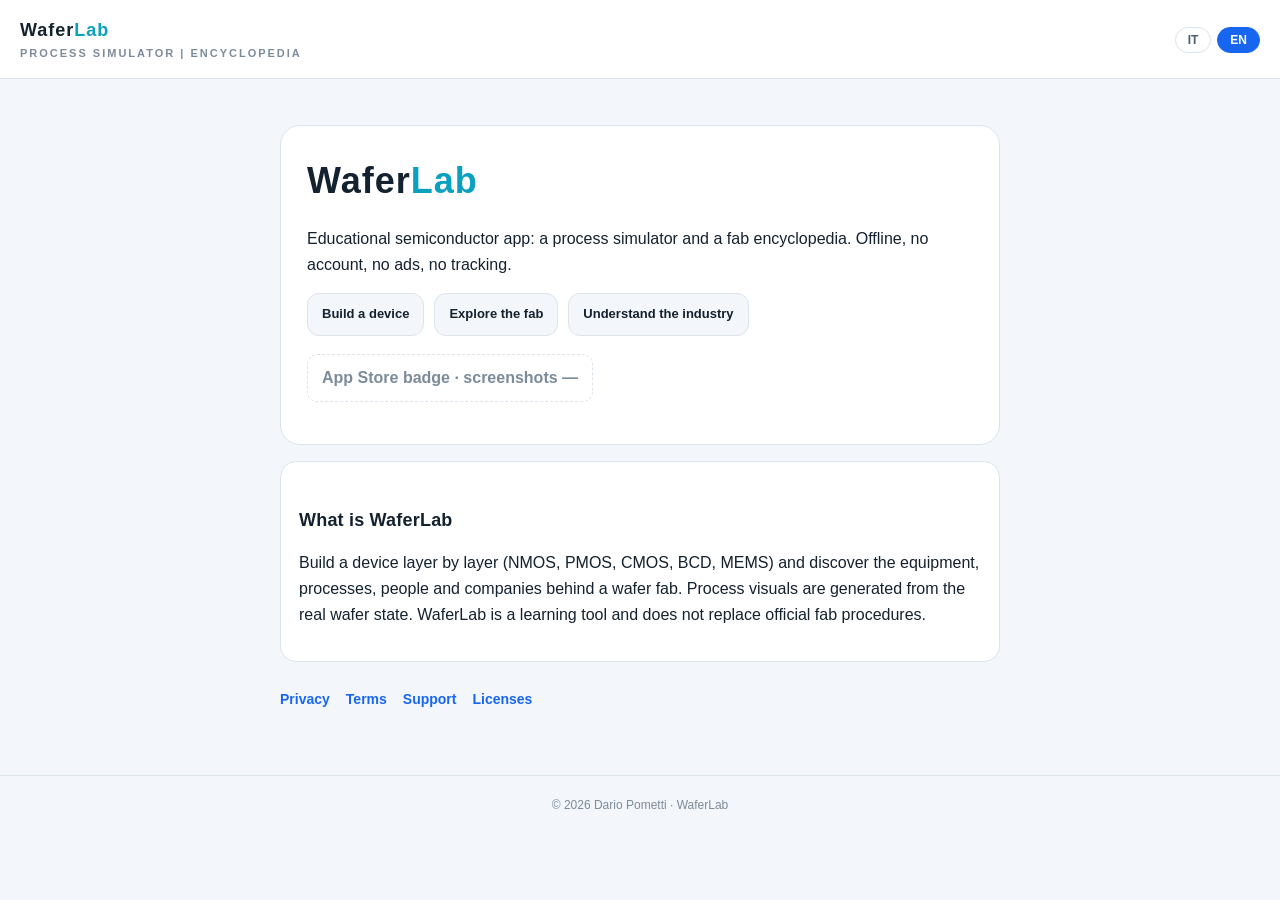
<file: index.html>
<!DOCTYPE html>
<html lang="it">
<head>
<meta charset="utf-8">
<meta name="viewport" content="width=device-width, initial-scale=1">
<title>WaferLab — Process Simulator | Encyclopedia</title>
<meta name="description" content="WaferLab: educational semiconductor process simulator and encyclopedia. Offline, no account, no tracking.">
<link rel="stylesheet" href="styles.css">
</head>
<body data-lang="it">
<header class="site">
  <div><span class="brand">Wafer<span class="lab">Lab</span></span><div class="sub">Process Simulator | Encyclopedia</div></div>
  <div class="langtoggle"><button data-set="it">IT</button><button data-set="en">EN</button></div>
</header>
<div class="wrap">
  <div class="hero">
    <div class="big">Wafer<span class="lab">Lab</span></div>
    <p class="it">App educativa sui semiconduttori: un simulatore di processo e un'enciclopedia della fab. Offline, senza account, senza pubblicità, senza tracciamento.</p>
    <p class="en">Educational semiconductor app: a process simulator and a fab encyclopedia. Offline, no account, no ads, no tracking.</p>
    <div class="pills">
      <div class="pill"><span class="inline it">Costruisci un dispositivo</span><span class="inline en">Build a device</span></div>
      <div class="pill"><span class="inline it">Esplora la fab</span><span class="inline en">Explore the fab</span></div>
      <div class="pill"><span class="inline it">Capisci l'industria</span><span class="inline en">Understand the industry</span></div>
    </div>
    <p class="badge" style="margin-top:18px">App Store badge · screenshots — </p>
  </div>

  <div class="card">
    <h2><span class="inline it">Cos'è WaferLab</span><span class="inline en">What is WaferLab</span></h2>
    <p class="it">Costruisci un dispositivo layer-by-layer (NMOS, PMOS, CMOS, BCD, MEMS) e scopri equipment, processi, persone e aziende dietro una wafer fab. Le visualizzazioni di processo sono generate dallo stato reale del wafer. WaferLab è uno strumento didattico e non sostituisce procedure ufficiali di fabbrica.</p>
    <p class="en">Build a device layer by layer (NMOS, PMOS, CMOS, BCD, MEMS) and discover the equipment, processes, people and companies behind a wafer fab. Process visuals are generated from the real wafer state. WaferLab is a learning tool and does not replace official fab procedures.</p>
  </div>

  <div class="footlinks">
    <a href="Privacy.html">Privacy</a>
    <a href="Terms.html"><span class="inline it">Termini</span><span class="inline en">Terms</span></a>
    <a href="Support.html">Support</a>
    <a href="Licenses.html"><span class="inline it">Licenze</span><span class="inline en">Licenses</span></a>
  </div>
</div>
<footer class="site">© 2026 Dario Pometti · WaferLab</footer>
<script>
(function(){var b=document.body;var s=localStorage.getItem('wl_site_lang');
var lang=s||((navigator.language||'it').toLowerCase().indexOf('en')===0?'en':'it');
function set(l){b.setAttribute('data-lang',l);localStorage.setItem('wl_site_lang',l);
document.querySelectorAll('.langtoggle button').forEach(function(x){x.classList.toggle('active',x.getAttribute('data-set')===l)});}
set(lang);document.querySelectorAll('.langtoggle button').forEach(function(x){x.addEventListener('click',function(){set(x.getAttribute('data-set'))})});})();
</script>
</body>
</html>
</file>
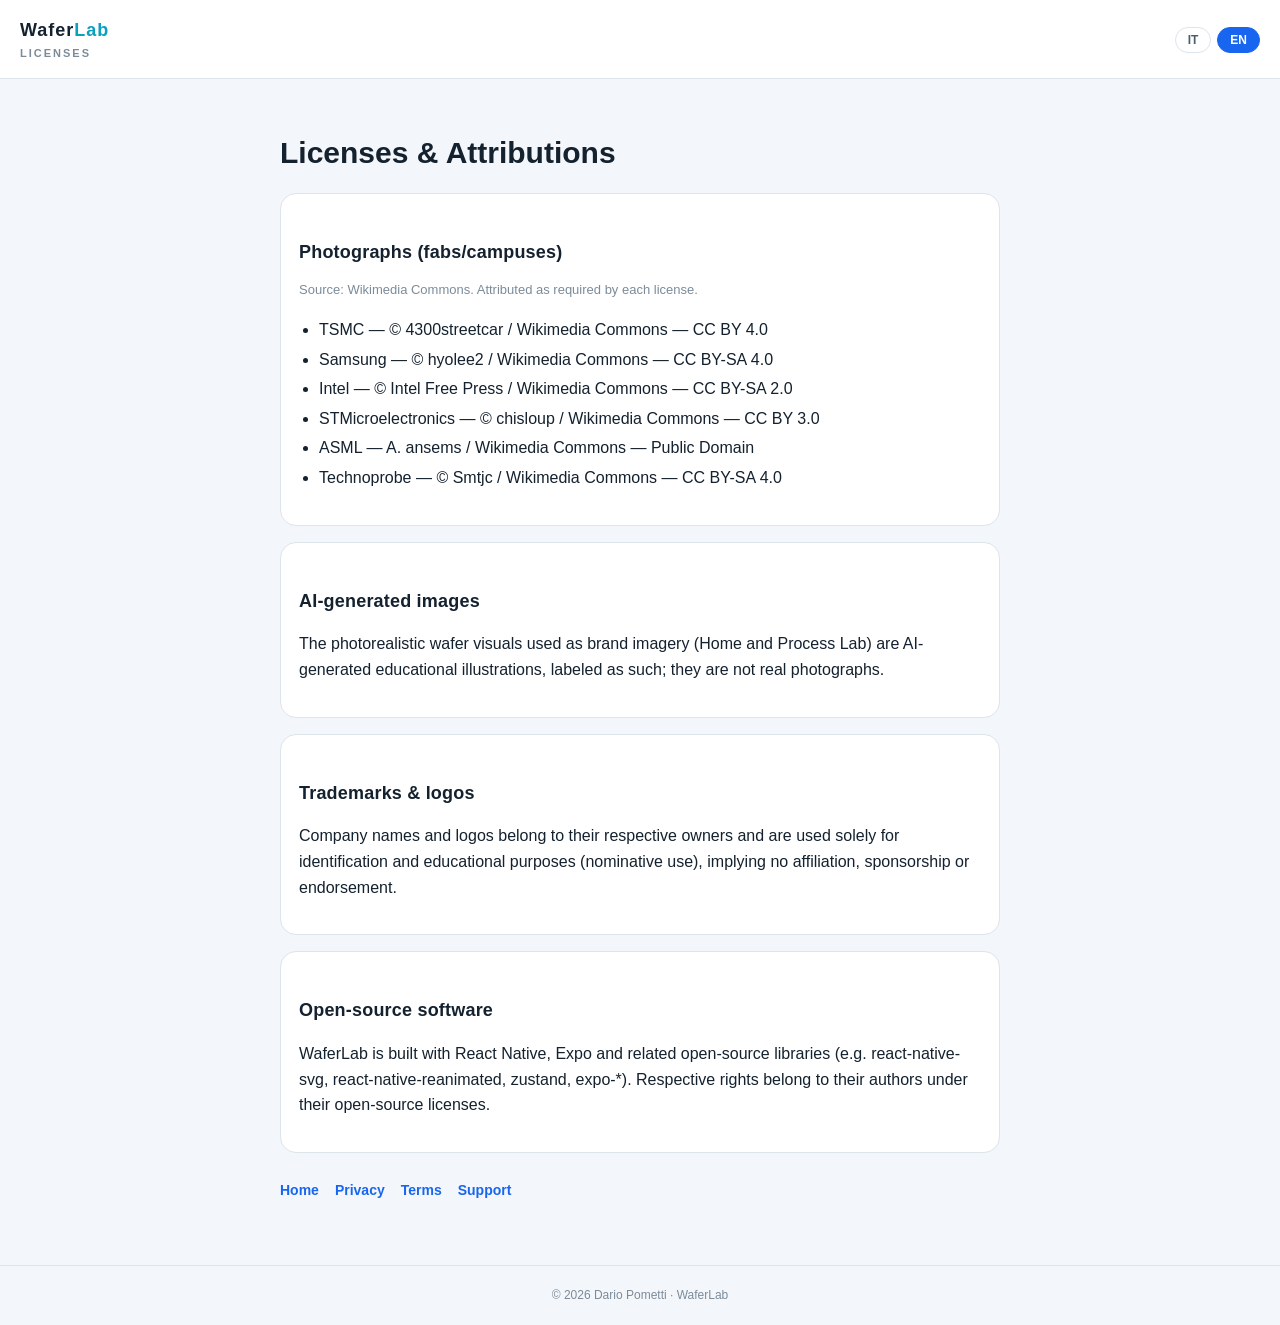
<file: Licenses.html>
<!DOCTYPE html>
<html lang="it">
<head>
<meta charset="utf-8">
<meta name="viewport" content="width=device-width, initial-scale=1">
<title>WaferLab — Licenses & Attributions</title>
<link rel="stylesheet" href="styles.css">
</head>
<body data-lang="it">
<header class="site">
  <div><span class="brand">Wafer<span class="lab">Lab</span></span><div class="sub">Licenses</div></div>
  <div class="langtoggle"><button data-set="it">IT</button><button data-set="en">EN</button></div>
</header>
<div class="wrap">
  <div class="it"><h1>Licenze e Attribuzioni</h1>
<p class="updated"><span class="it">Ultimo aggiornamento: 18 settembre 2026</span><span class="en">Last updated: September 18, 2026</span></p></div>
  <div class="en"><h1>Licenses & Attributions</h1></div>

  <div class="card" id="sources">
    <h2><span class="inline it">Fotografie (fabbriche/campus)</span><span class="inline en">Photographs (fabs/campuses)</span></h2>
    <p class="muted"><span class="inline it">Fonte: Wikimedia Commons. Attribuzione come richiesto dalle rispettive licenze.</span><span class="inline en">Source: Wikimedia Commons. Attributed as required by each license.</span></p>
    <ul>
      <li>TSMC — © 4300streetcar / Wikimedia Commons — CC BY 4.0</li>
      <li>Samsung — © hyolee2 / Wikimedia Commons — CC BY-SA 4.0</li>
      <li>Intel — © Intel Free Press / Wikimedia Commons — CC BY-SA 2.0</li>
      <li>STMicroelectronics — © chisloup / Wikimedia Commons — CC BY 3.0</li>
      <li>ASML — A. ansems / Wikimedia Commons — Public Domain</li>
      <li>Technoprobe — © Smtjc / Wikimedia Commons — CC BY-SA 4.0</li>
    </ul>
  </div>

  <div class="card">
    <h2><span class="inline it">Immagini generate con AI</span><span class="inline en">AI-generated images</span></h2>
    <p class="it">Le immagini fotorealistiche del wafer usate come visual di brand (Home e Process Lab) sono illustrazioni educative generate con AI e classificate come tali; non sono fotografie reali.</p>
    <p class="en">The photorealistic wafer visuals used as brand imagery (Home and Process Lab) are AI-generated educational illustrations, labeled as such; they are not real photographs.</p>
  </div>

  <div class="card">
    <h2><span class="inline it">Marchi e loghi</span><span class="inline en">Trademarks & logos</span></h2>
    <p class="it">I nomi e i loghi delle aziende appartengono ai rispettivi titolari e sono usati esclusivamente a scopo identificativo ed educativo (uso nominativo), senza implicare affiliazione, sponsorizzazione o approvazione.</p>
    <p class="en">Company names and logos belong to their respective owners and are used solely for identification and educational purposes (nominative use), implying no affiliation, sponsorship or endorsement.</p>
  </div>

  <div class="card">
    <h2><span class="inline it">Software open-source</span><span class="inline en">Open-source software</span></h2>
    <p class="it">WaferLab è realizzata con React Native, Expo e librerie open-source correlate (es. react-native-svg, react-native-reanimated, zustand, expo-*). I rispettivi diritti appartengono ai loro autori secondo le relative licenze open-source.</p>
    <p class="en">WaferLab is built with React Native, Expo and related open-source libraries (e.g. react-native-svg, react-native-reanimated, zustand, expo-*). Respective rights belong to their authors under their open-source licenses.</p>
  </div>

  <div class="footlinks"><a href="index.html">Home</a><a href="Privacy.html">Privacy</a><a href="Terms.html">Terms</a><a href="Support.html">Support</a></div>
</div>
<footer class="site">© 2026 Dario Pometti · WaferLab</footer>
<script>
(function(){var b=document.body;var s=localStorage.getItem('wl_site_lang');
var lang=s||((navigator.language||'it').toLowerCase().indexOf('en')===0?'en':'it');
function set(l){b.setAttribute('data-lang',l);localStorage.setItem('wl_site_lang',l);
document.querySelectorAll('.langtoggle button').forEach(function(x){x.classList.toggle('active',x.getAttribute('data-set')===l)});}
set(lang);document.querySelectorAll('.langtoggle button').forEach(function(x){x.addEventListener('click',function(){set(x.getAttribute('data-set'))})});})();
</script>
</body>
</html>
</file>
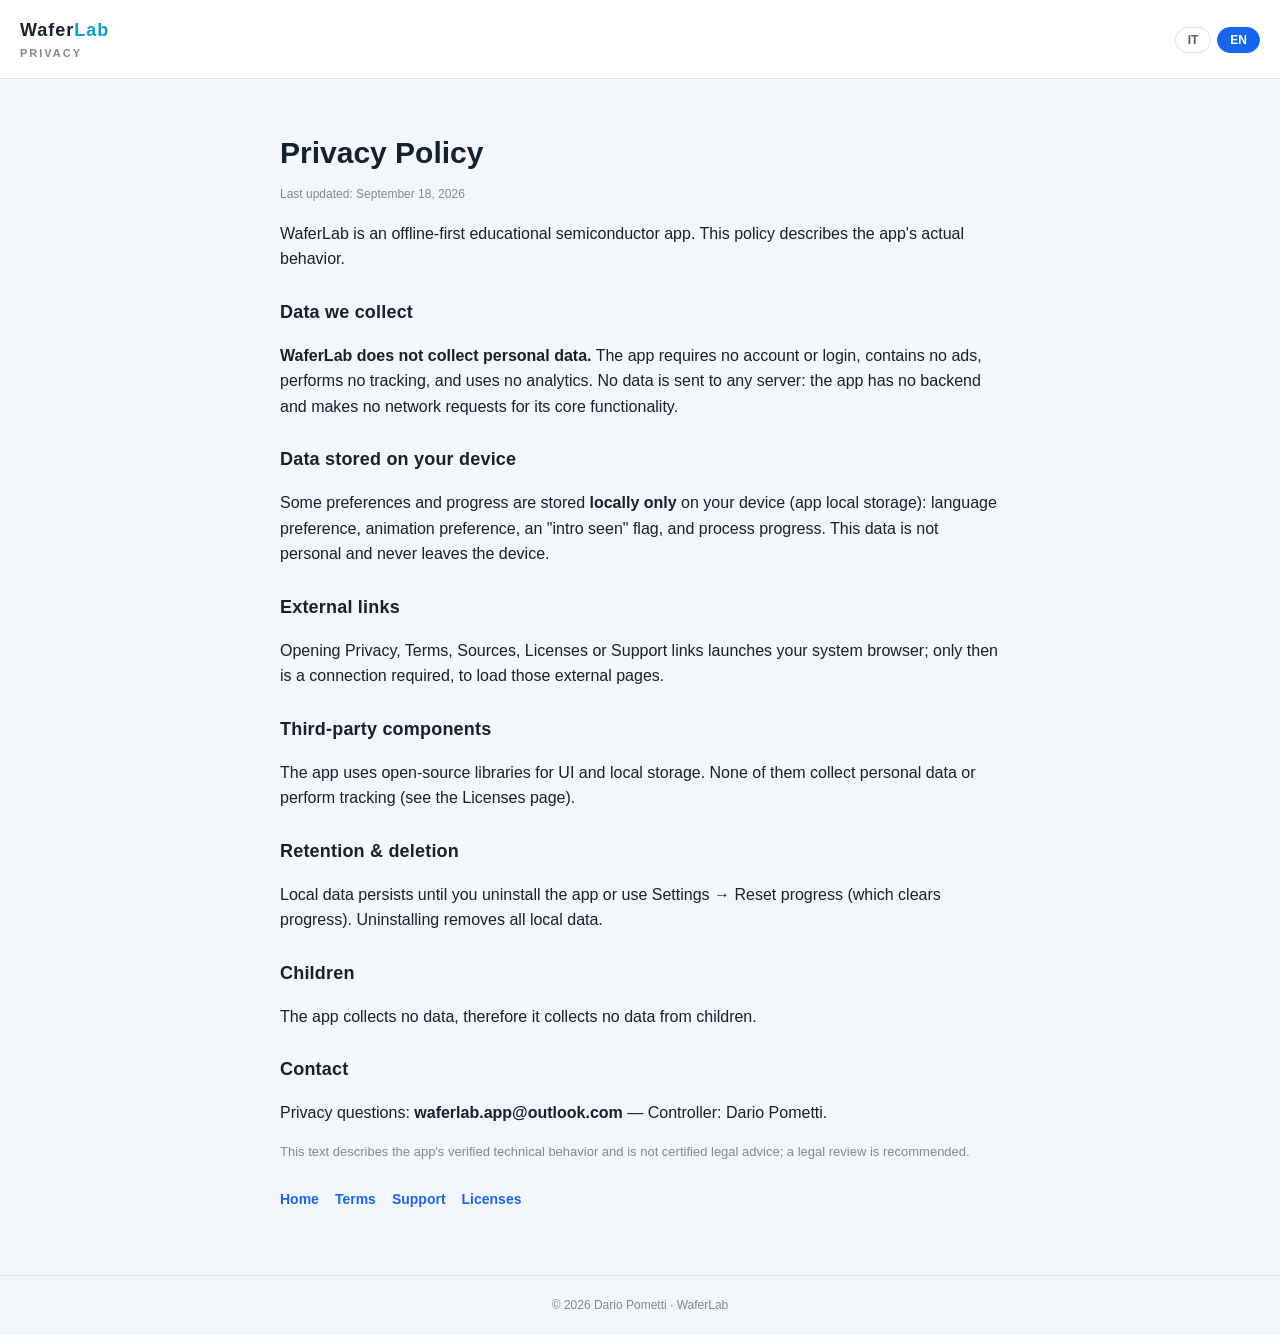
<file: Privacy.html>
<!DOCTYPE html>
<html lang="it">
<head>
<meta charset="utf-8">
<meta name="viewport" content="width=device-width, initial-scale=1">
<title>WaferLab — Privacy Policy</title>
<link rel="stylesheet" href="styles.css">
</head>
<body data-lang="it">
<header class="site">
  <div><span class="brand">Wafer<span class="lab">Lab</span></span><div class="sub">Privacy</div></div>
  <div class="langtoggle"><button data-set="it">IT</button><button data-set="en">EN</button></div>
</header>
<div class="wrap">
  <!-- ITALIANO -->
  <div class="it">
    <h1>Informativa sulla Privacy</h1>
    <p class="date">Ultimo aggiornamento: 18 settembre 2026</p>
    <p>WaferLab è un'applicazione educativa sui semiconduttori, offline-first. Questa informativa descrive esattamente il comportamento reale dell'app.</p>
    <h2>Dati raccolti</h2>
    <p><strong>WaferLab non raccoglie dati personali.</strong> L'app non richiede account né login, non contiene pubblicità, non effettua tracciamento e non utilizza strumenti di analytics. Nessun dato viene trasmesso a server: l'app non ha un backend e non effettua chiamate di rete per il suo funzionamento principale.</p>
    <h2>Dati conservati sul dispositivo</h2>
    <p>Alcune preferenze e progressi sono salvati <strong>solo localmente</strong> sul dispositivo (archiviazione locale dell'app): preferenza lingua, preferenza animazioni, stato "intro vista" e avanzamento nei processi. Questi dati non sono personali e non lasciano il dispositivo.</p>
    <h2>Link esterni</h2>
    <p>Aprendo i link a Privacy, Termini, Fonti, Licenze o Supporto, l'app apre il browser di sistema: solo in quel momento è richiesta una connessione, per caricare quelle pagine esterne.</p>
    <h2>Componenti di terze parti</h2>
    <p>L'app usa librerie open-source per l'interfaccia e l'archiviazione locale. Nessuna di esse raccoglie dati personali o effettua tracciamento (vedi la pagina Licenze).</p>
    <h2>Conservazione ed eliminazione</h2>
    <p>I dati locali restano finché non disinstalli l'app o non usi Impostazioni → Reset progressi (che cancella i progressi). La disinstallazione rimuove tutti i dati locali.</p>
    <h2>Minori</h2>
    <p>L'app non raccoglie dati, quindi non raccoglie dati di minori.</p>
    <h2>Contatti</h2>
    <p>Per domande sulla privacy: <strong>waferlab.app@outlook.com</strong> — Titolare: Dario Pometti.</p>
    <p class="muted">Questo testo descrive il comportamento tecnico verificato dell'app e non costituisce consulenza legale certificata; una revisione legale è consigliata.</p>
  </div>
  <!-- ENGLISH -->
  <div class="en">
    <h1>Privacy Policy</h1>
    <p class="date">Last updated: September 18, 2026</p>
    <p>WaferLab is an offline-first educational semiconductor app. This policy describes the app's actual behavior.</p>
    <h2>Data we collect</h2>
    <p><strong>WaferLab does not collect personal data.</strong> The app requires no account or login, contains no ads, performs no tracking, and uses no analytics. No data is sent to any server: the app has no backend and makes no network requests for its core functionality.</p>
    <h2>Data stored on your device</h2>
    <p>Some preferences and progress are stored <strong>locally only</strong> on your device (app local storage): language preference, animation preference, an "intro seen" flag, and process progress. This data is not personal and never leaves the device.</p>
    <h2>External links</h2>
    <p>Opening Privacy, Terms, Sources, Licenses or Support links launches your system browser; only then is a connection required, to load those external pages.</p>
    <h2>Third-party components</h2>
    <p>The app uses open-source libraries for UI and local storage. None of them collect personal data or perform tracking (see the Licenses page).</p>
    <h2>Retention & deletion</h2>
    <p>Local data persists until you uninstall the app or use Settings → Reset progress (which clears progress). Uninstalling removes all local data.</p>
    <h2>Children</h2>
    <p>The app collects no data, therefore it collects no data from children.</p>
    <h2>Contact</h2>
    <p>Privacy questions: <strong>waferlab.app@outlook.com</strong> — Controller: Dario Pometti.</p>
    <p class="muted">This text describes the app's verified technical behavior and is not certified legal advice; a legal review is recommended.</p>
  </div>
  <div class="footlinks"><a href="index.html">Home</a><a href="Terms.html">Terms</a><a href="Support.html">Support</a><a href="Licenses.html">Licenses</a></div>
</div>
<footer class="site">© 2026 Dario Pometti · WaferLab</footer>
<script>
(function(){var b=document.body;var s=localStorage.getItem('wl_site_lang');
var lang=s||((navigator.language||'it').toLowerCase().indexOf('en')===0?'en':'it');
function set(l){b.setAttribute('data-lang',l);localStorage.setItem('wl_site_lang',l);
document.querySelectorAll('.langtoggle button').forEach(function(x){x.classList.toggle('active',x.getAttribute('data-set')===l)});}
set(lang);document.querySelectorAll('.langtoggle button').forEach(function(x){x.addEventListener('click',function(){set(x.getAttribute('data-set'))})});})();
</script>
</body>
</html>
</file>
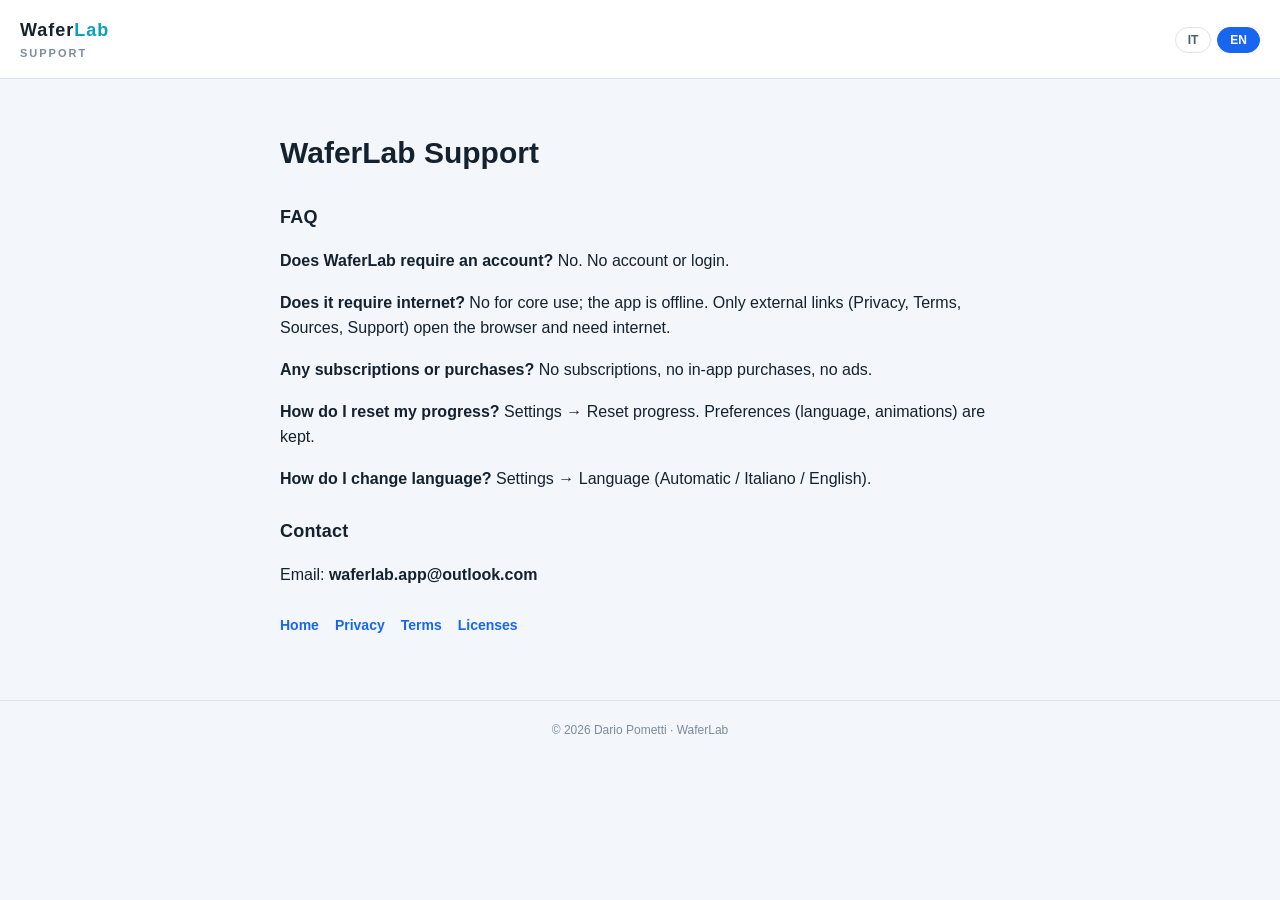
<file: Support.html>
<!DOCTYPE html>
<html lang="it">
<head>
<meta charset="utf-8">
<meta name="viewport" content="width=device-width, initial-scale=1">
<title>WaferLab — Support</title>
<link rel="stylesheet" href="styles.css">
</head>
<body data-lang="it">
<header class="site">
  <div><span class="brand">Wafer<span class="lab">Lab</span></span><div class="sub">Support</div></div>
  <div class="langtoggle"><button data-set="it">IT</button><button data-set="en">EN</button></div>
</header>
<div class="wrap">
  <div class="it">
    <h1>Supporto WaferLab</h1>
<p class="updated"><span class="it">Ultimo aggiornamento: 18 settembre 2026</span><span class="en">Last updated: September 18, 2026</span></p>
    <h2>Domande frequenti</h2>
    <p><strong>Serve un account?</strong> No. WaferLab non richiede account né login.</p>
    <p><strong>Serve una connessione internet?</strong> No per l'uso principale; l'app è offline. Solo i link esterni (Privacy, Termini, Fonti, Supporto) aprono il browser e richiedono internet.</p>
    <p><strong>Ci sono abbonamenti o acquisti?</strong> No. Nessun abbonamento, nessun acquisto in-app, nessuna pubblicità.</p>
    <p><strong>Come azzero i progressi?</strong> Impostazioni → Reset progressi. Le preferenze (lingua, animazioni) restano invariate.</p>
    <p><strong>Come cambio lingua?</strong> Impostazioni → Lingua (Automatico / Italiano / English).</p>
    <h2>Contatto</h2><p>Email: <strong>waferlab.app@outlook.com</strong></p>
  </div>
  <div class="en">
    <h1>WaferLab Support</h1>
    <h2>FAQ</h2>
    <p><strong>Does WaferLab require an account?</strong> No. No account or login.</p>
    <p><strong>Does it require internet?</strong> No for core use; the app is offline. Only external links (Privacy, Terms, Sources, Support) open the browser and need internet.</p>
    <p><strong>Any subscriptions or purchases?</strong> No subscriptions, no in-app purchases, no ads.</p>
    <p><strong>How do I reset my progress?</strong> Settings → Reset progress. Preferences (language, animations) are kept.</p>
    <p><strong>How do I change language?</strong> Settings → Language (Automatic / Italiano / English).</p>
    <h2>Contact</h2><p>Email: <strong>waferlab.app@outlook.com</strong></p>
  </div>
  <div class="footlinks"><a href="index.html">Home</a><a href="Privacy.html">Privacy</a><a href="Terms.html">Terms</a><a href="Licenses.html">Licenses</a></div>
</div>
<footer class="site">© 2026 Dario Pometti · WaferLab</footer>
<script>
(function(){var b=document.body;var s=localStorage.getItem('wl_site_lang');
var lang=s||((navigator.language||'it').toLowerCase().indexOf('en')===0?'en':'it');
function set(l){b.setAttribute('data-lang',l);localStorage.setItem('wl_site_lang',l);
document.querySelectorAll('.langtoggle button').forEach(function(x){x.classList.toggle('active',x.getAttribute('data-set')===l)});}
set(lang);document.querySelectorAll('.langtoggle button').forEach(function(x){x.addEventListener('click',function(){set(x.getAttribute('data-set'))})});})();
</script>
</body>
</html>
</file>
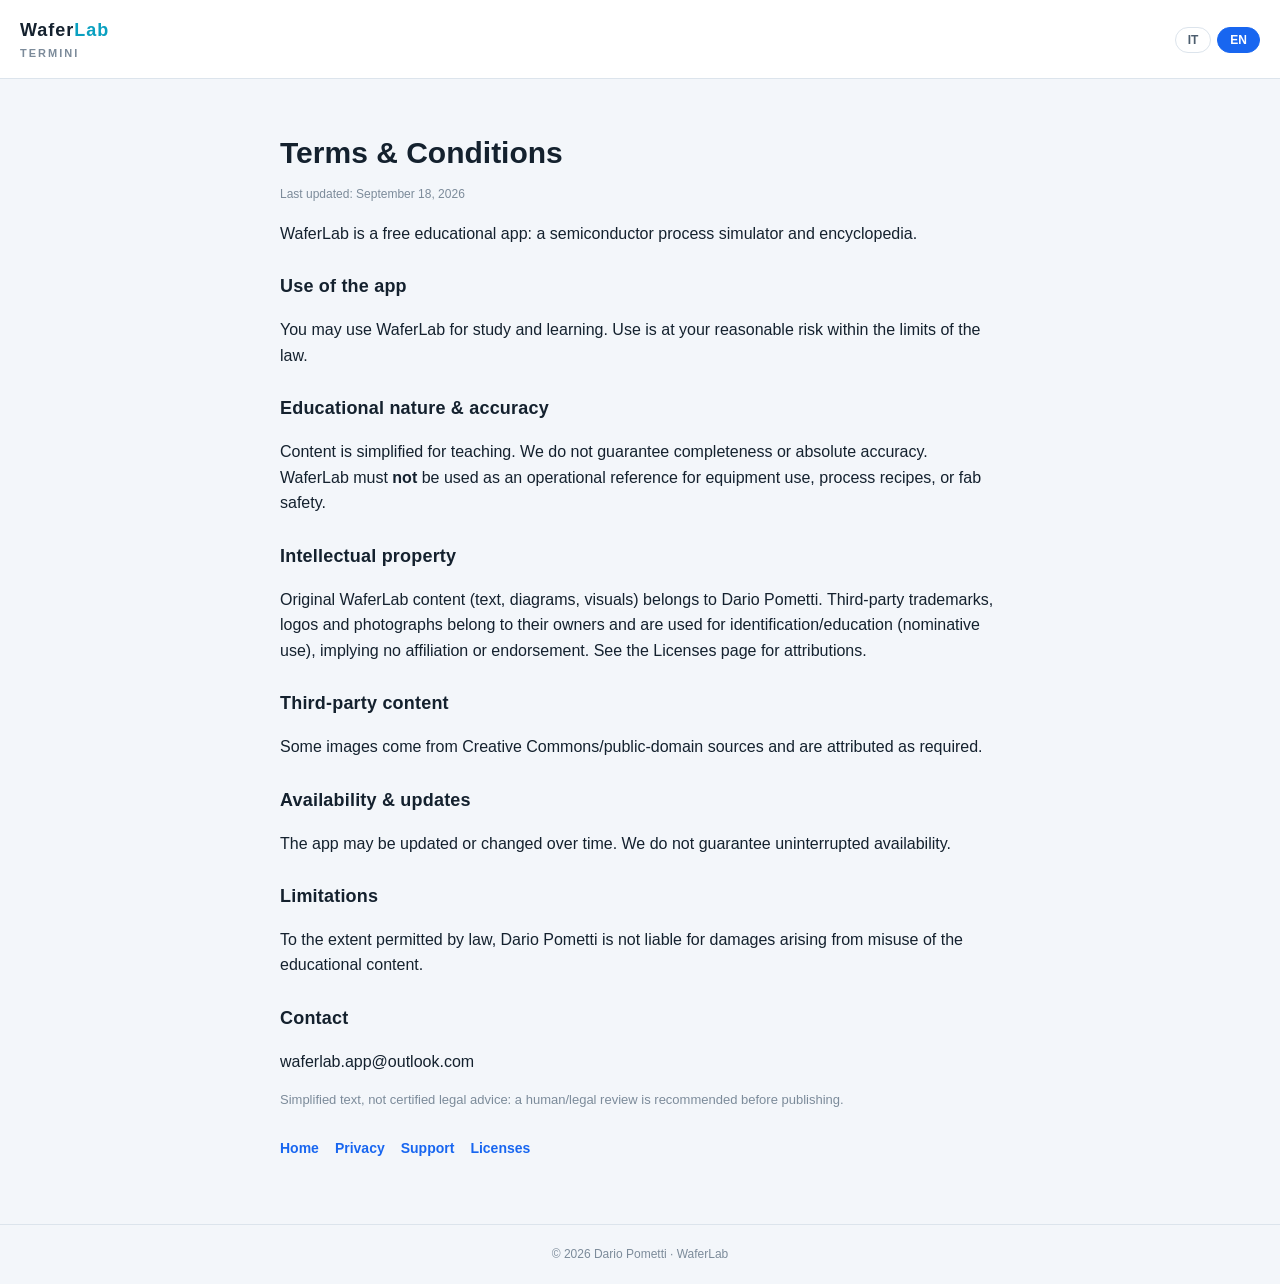
<file: Terms.html>
<!DOCTYPE html>
<html lang="it">
<head>
<meta charset="utf-8">
<meta name="viewport" content="width=device-width, initial-scale=1">
<title>WaferLab — Terms & Conditions</title>
<link rel="stylesheet" href="styles.css">
</head>
<body data-lang="it">
<header class="site">
  <div><span class="brand">Wafer<span class="lab">Lab</span></span><div class="sub">Termini</div></div>
  <div class="langtoggle"><button data-set="it">IT</button><button data-set="en">EN</button></div>
</header>
<div class="wrap">
  <div class="it">
    <h1>Termini e Condizioni</h1>
    <p class="date">Ultimo aggiornamento: 18 settembre 2026</p>
    <p>WaferLab è un'app educativa gratuita: un simulatore di processo e un'enciclopedia sui semiconduttori.</p>
    <h2>Uso dell'app</h2><p>Puoi usare WaferLab per finalità di studio e divulgazione. L'uso è a tuo rischio ragionevole nei limiti di legge.</p>
    <h2>Natura educativa e accuratezza</h2><p>I contenuti sono semplificati a scopo didattico. Non garantiamo completezza o accuratezza assoluta. WaferLab <strong>non</strong> deve essere usato come fonte operativa per l'uso di equipment, per ricette di processo o per la sicurezza in fabbrica.</p>
    <h2>Proprietà intellettuale</h2><p>I contenuti originali WaferLab (testi, diagrammi, visualizzazioni) appartengono a Dario Pometti. Marchi, loghi e fotografie di terze parti appartengono ai rispettivi titolari e sono usati a scopo identificativo/educativo (uso nominativo), senza implicare affiliazione o approvazione. Vedi la pagina Licenze per attribuzioni.</p>
    <h2>Contenuti di terze parti</h2><p>Alcune immagini provengono da fonti con licenze Creative Commons/pubblico dominio e sono attribuite come richiesto.</p>
    <h2>Disponibilità e aggiornamenti</h2><p>L'app può essere aggiornata o modificata nel tempo. Non garantiamo disponibilità ininterrotta.</p>
    <h2>Limitazioni</h2><p>Nei limiti consentiti dalla legge, Dario Pometti non è responsabile per danni derivanti da un uso improprio dei contenuti educativi.</p>
    <h2>Contatti</h2><p>waferlab.app@outlook.com</p>
    <p class="muted">Testo semplificato, non consulenza legale certificata: si consiglia una revisione umana/legale prima della pubblicazione.</p>
  </div>
  <div class="en">
    <h1>Terms &amp; Conditions</h1>
    <p class="date">Last updated: September 18, 2026</p>
    <p>WaferLab is a free educational app: a semiconductor process simulator and encyclopedia.</p>
    <h2>Use of the app</h2><p>You may use WaferLab for study and learning. Use is at your reasonable risk within the limits of the law.</p>
    <h2>Educational nature & accuracy</h2><p>Content is simplified for teaching. We do not guarantee completeness or absolute accuracy. WaferLab must <strong>not</strong> be used as an operational reference for equipment use, process recipes, or fab safety.</p>
    <h2>Intellectual property</h2><p>Original WaferLab content (text, diagrams, visuals) belongs to Dario Pometti. Third-party trademarks, logos and photographs belong to their owners and are used for identification/education (nominative use), implying no affiliation or endorsement. See the Licenses page for attributions.</p>
    <h2>Third-party content</h2><p>Some images come from Creative Commons/public-domain sources and are attributed as required.</p>
    <h2>Availability & updates</h2><p>The app may be updated or changed over time. We do not guarantee uninterrupted availability.</p>
    <h2>Limitations</h2><p>To the extent permitted by law, Dario Pometti is not liable for damages arising from misuse of the educational content.</p>
    <h2>Contact</h2><p>waferlab.app@outlook.com</p>
    <p class="muted">Simplified text, not certified legal advice: a human/legal review is recommended before publishing.</p>
  </div>
  <div class="footlinks"><a href="index.html">Home</a><a href="Privacy.html">Privacy</a><a href="Support.html">Support</a><a href="Licenses.html">Licenses</a></div>
</div>
<footer class="site">© 2026 Dario Pometti · WaferLab</footer>
<script>
(function(){var b=document.body;var s=localStorage.getItem('wl_site_lang');
var lang=s||((navigator.language||'it').toLowerCase().indexOf('en')===0?'en':'it');
function set(l){b.setAttribute('data-lang',l);localStorage.setItem('wl_site_lang',l);
document.querySelectorAll('.langtoggle button').forEach(function(x){x.classList.toggle('active',x.getAttribute('data-set')===l)});}
set(lang);document.querySelectorAll('.langtoggle button').forEach(function(x){x.addEventListener('click',function(){set(x.getAttribute('data-set'))})});})();
</script>
</body>
</html>
</file>
<file: styles.css>
:root{
  --bg:#F3F6FA; --panel:#FFFFFF; --ink:#14212E; --slate:#4C5D6E; --muted:#7C8B9A;
  --line:#DCE4EC; --brand:#1866F0; --cyan:#0AA0C0; --graphite:#070B11;
}
*{box-sizing:border-box}
html,body{margin:0;padding:0}
body{background:var(--bg);color:var(--ink);
  font-family:-apple-system,BlinkMacSystemFont,"Segoe UI",Roboto,Helvetica,Arial,sans-serif;
  line-height:1.6;-webkit-font-smoothing:antialiased}
.wrap{max-width:760px;margin:0 auto;padding:28px 20px 64px}
header.site{display:flex;align-items:center;justify-content:space-between;gap:12px;
  padding:16px 20px;border-bottom:1px solid var(--line);background:var(--panel)}
.brand{font-weight:900;letter-spacing:1px;font-size:18px}
.brand .lab{color:var(--cyan)}
.sub{color:var(--muted);font-size:11px;letter-spacing:2px;font-weight:800;text-transform:uppercase}
nav a{color:var(--slate);text-decoration:none;font-weight:700;font-size:13px;margin-left:14px}
nav a:hover{color:var(--brand)}
.langtoggle button{border:1px solid var(--line);background:var(--panel);color:var(--slate);
  border-radius:999px;padding:5px 12px;font-weight:800;font-size:12px;cursor:pointer;margin-left:6px}
.langtoggle button.active{background:var(--brand);color:#fff;border-color:var(--brand)}
h1{font-size:30px;font-weight:900;margin:22px 0 6px}
h2{font-size:18px;font-weight:900;margin:26px 0 8px;letter-spacing:.2px}
.hero{background:var(--panel);border:1px solid var(--line);border-radius:20px;padding:26px;margin-top:18px}
.hero .big{font-size:36px;font-weight:900;letter-spacing:1px}
.hero .big .lab{color:var(--cyan)}
.pills{display:flex;flex-wrap:wrap;gap:10px;margin-top:16px}
.pill{border:1px solid var(--line);border-radius:12px;padding:10px 14px;background:var(--bg);font-weight:700;font-size:13px}
.card{background:var(--panel);border:1px solid var(--line);border-radius:16px;padding:18px;margin-top:16px}
.muted{color:var(--muted);font-size:13px}
.footlinks{margin-top:26px;display:flex;flex-wrap:wrap;gap:16px}
.footlinks a{color:var(--brand);text-decoration:none;font-weight:800;font-size:14px}
.badge{display:inline-block;border:1px dashed var(--line);border-radius:10px;padding:10px 14px;color:var(--muted);font-weight:700}
ul{padding-left:20px}
li{margin:4px 0}
a{color:var(--brand)}
.date{color:var(--muted);font-size:12px;margin-top:8px}
.it,.en{display:none}
body[data-lang="it"] .it{display:block}
body[data-lang="en"] .en{display:block}
.inline.it,.inline.en{display:none}
body[data-lang="it"] .inline.it{display:inline}
body[data-lang="en"] .inline.en{display:inline}
footer.site{border-top:1px solid var(--line);padding:20px;color:var(--muted);font-size:12px;text-align:center}
</file>
